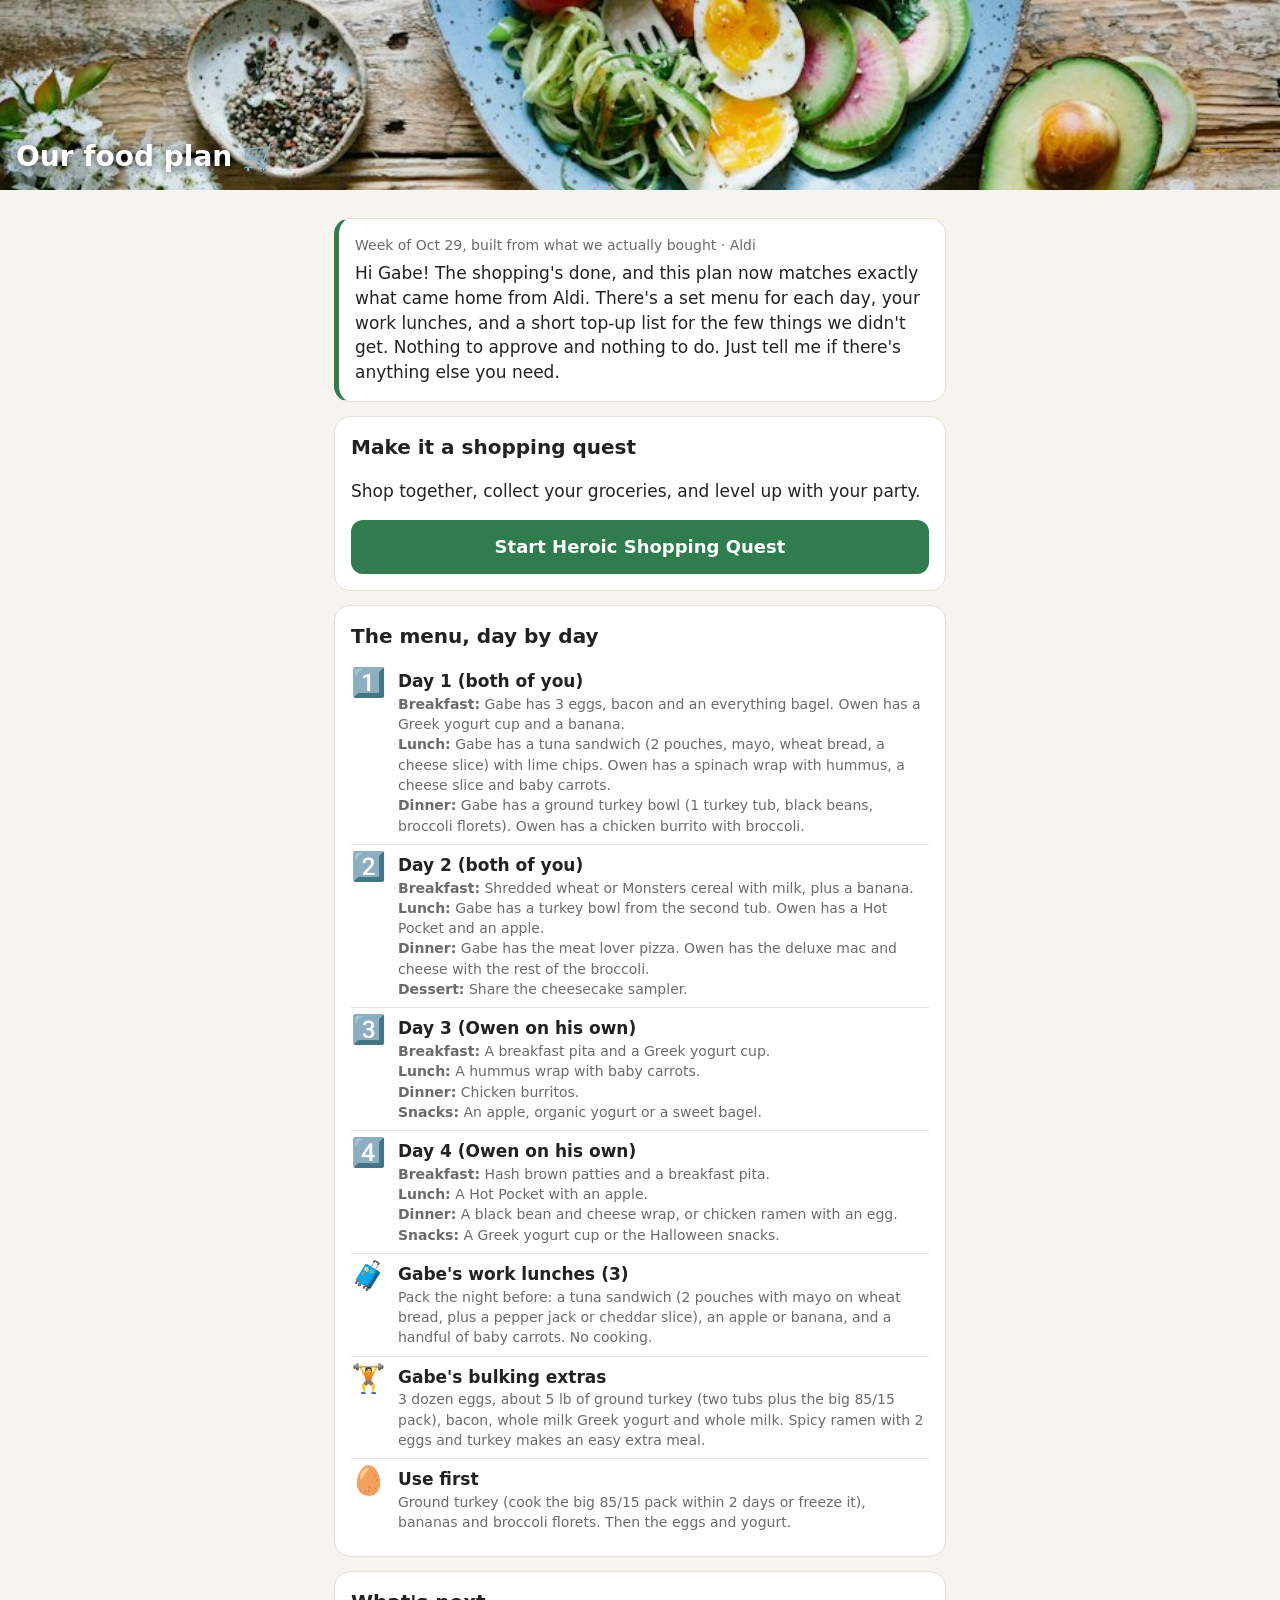
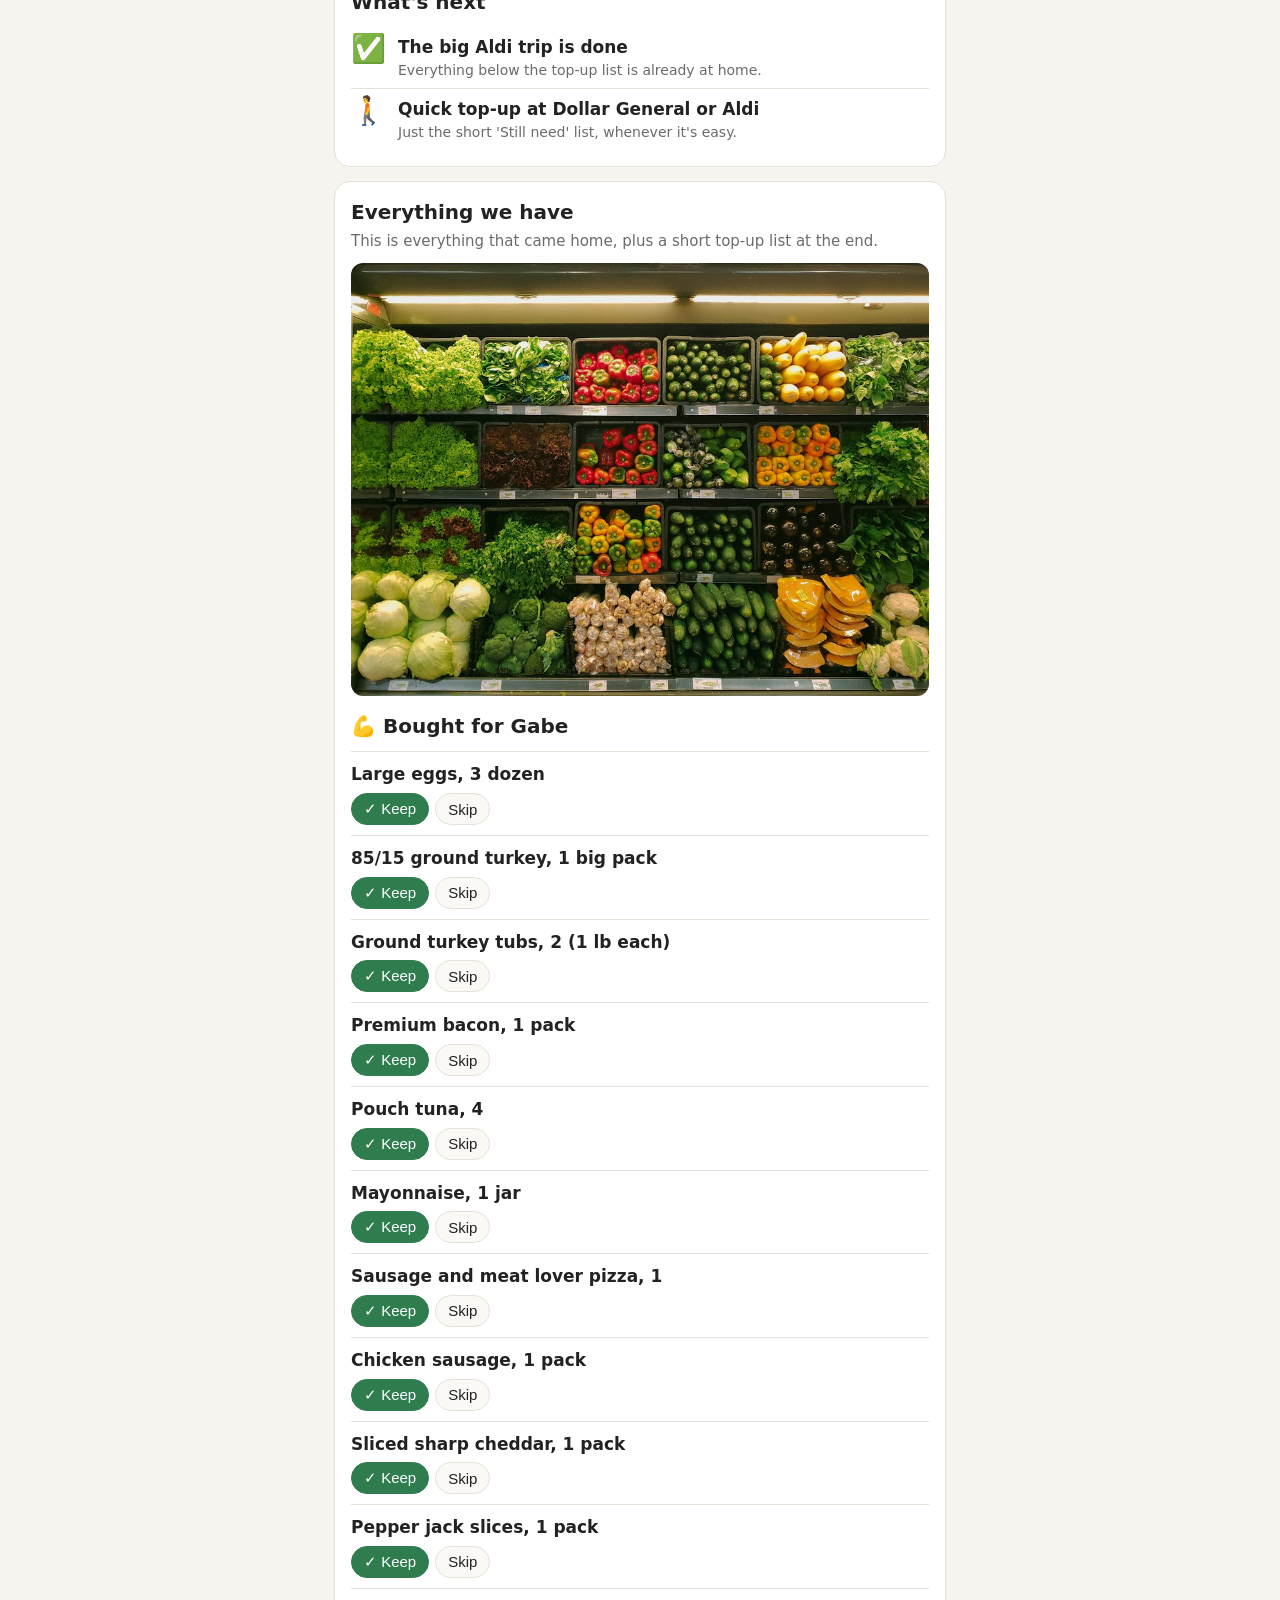
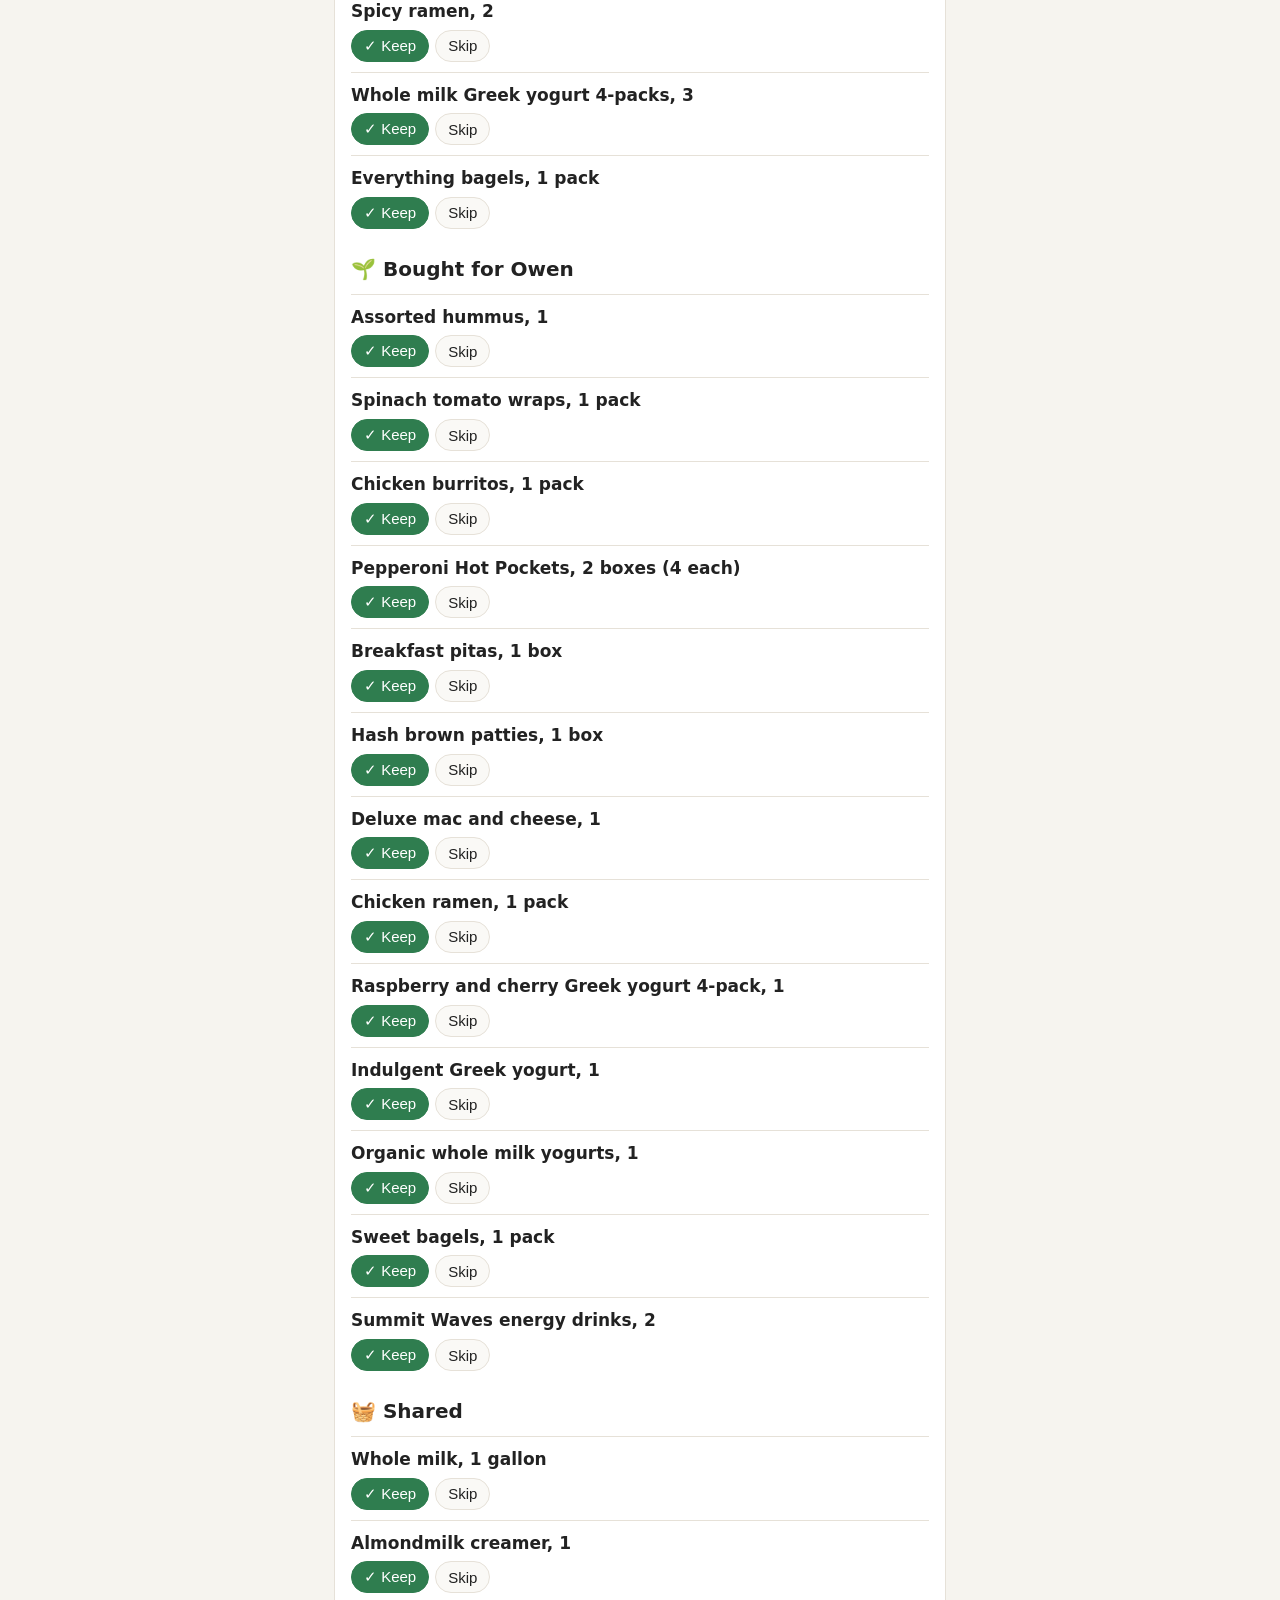
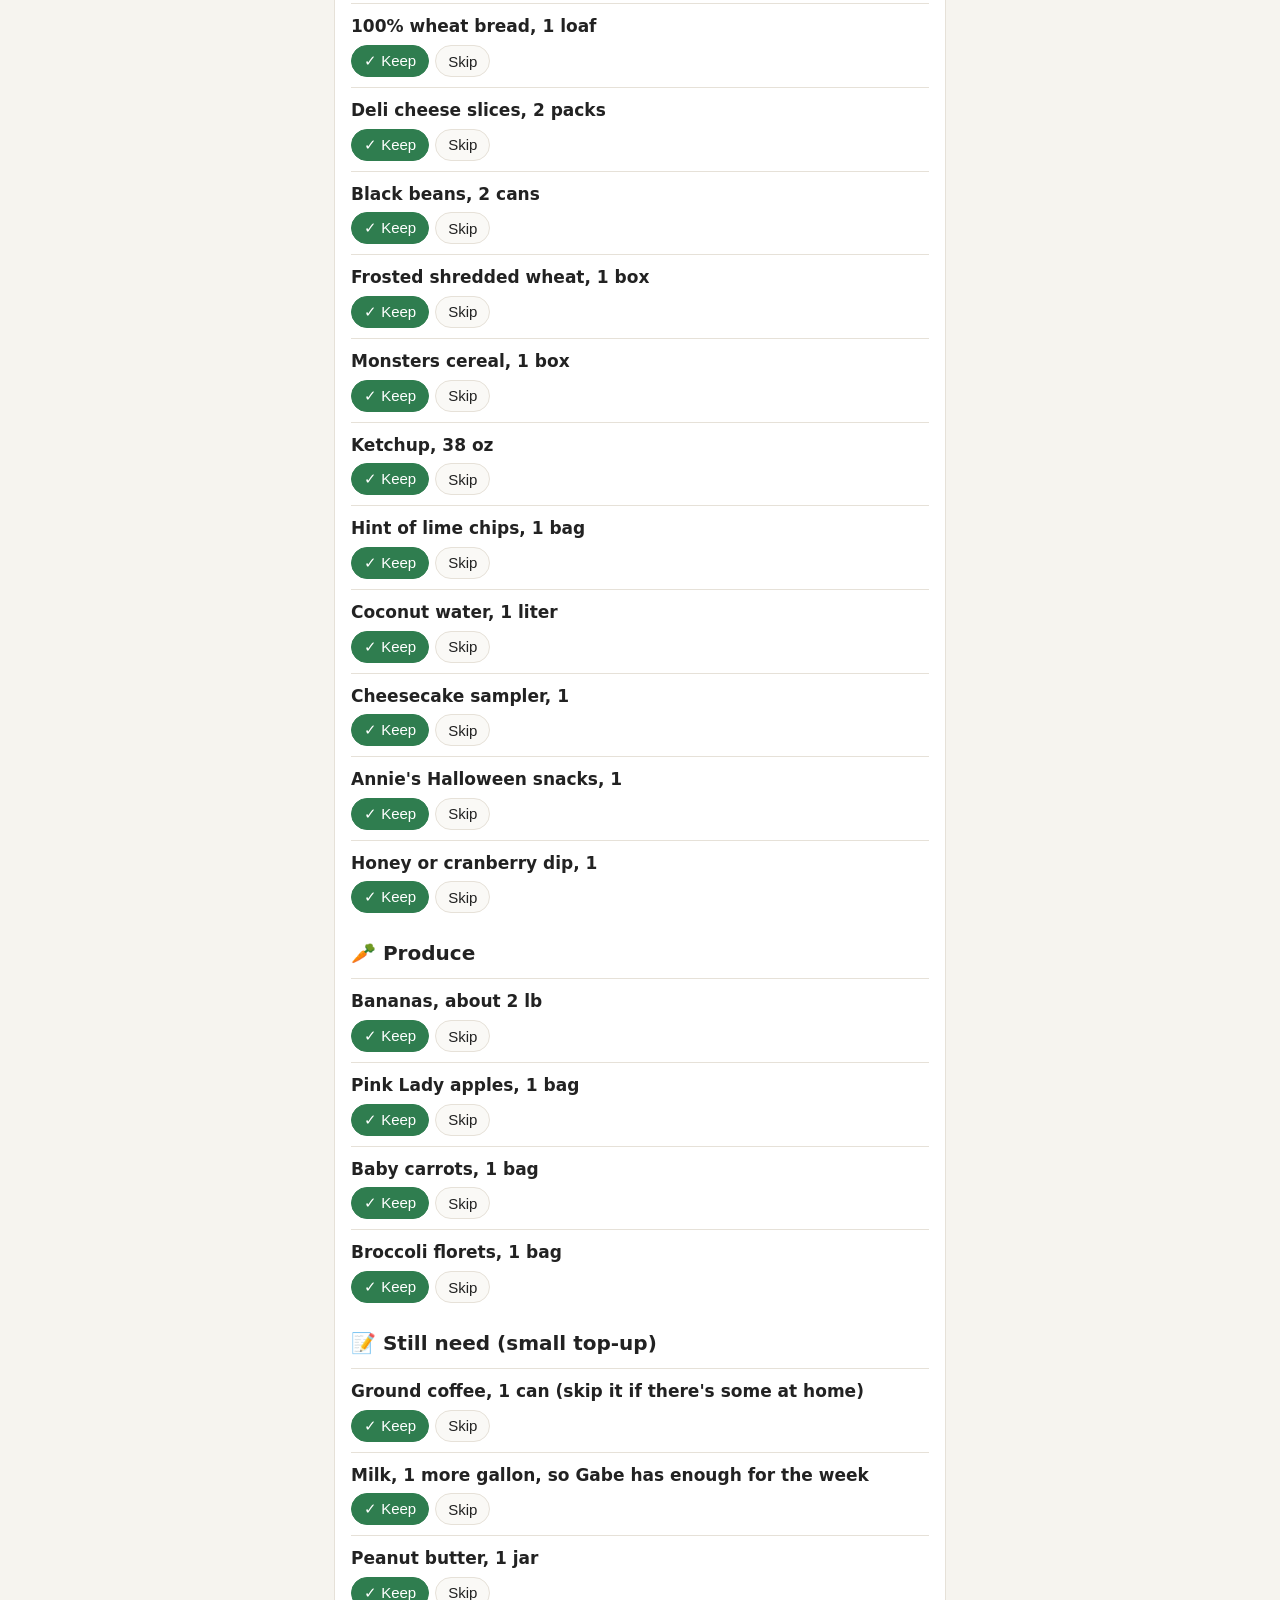
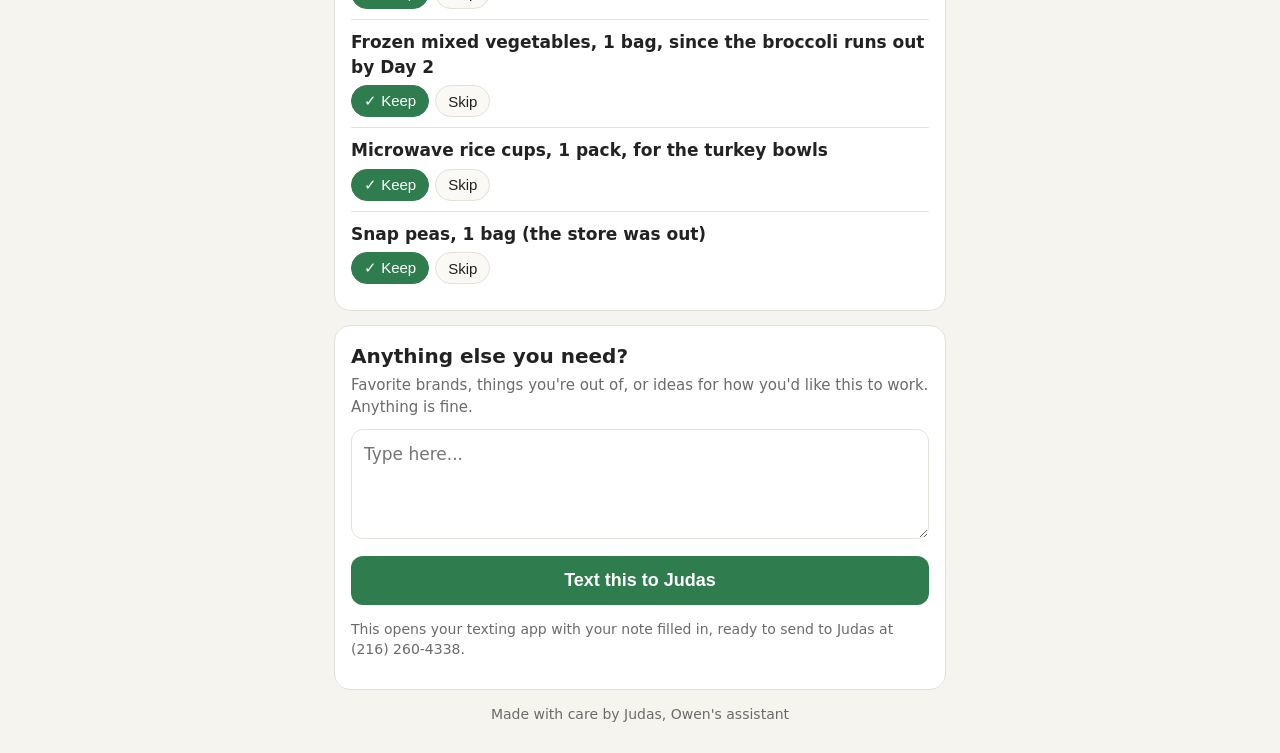
<file: index.html>
<!doctype html>
<html lang="en"><head>
<meta charset="utf-8"><meta name="viewport" content="width=device-width,initial-scale=1">
<meta name="robots" content="noindex,nofollow">
<title>Our food plan</title>
<link rel="icon" href="data:,">
<style>
:root{--g:#2f7d4f;--bg:#f6f4ef;--card:#fff;--ink:#222;--soft:#6b6b6b;--line:#e6e1d8}
*{box-sizing:border-box}body{margin:0;font-family:system-ui,-apple-system,"Segoe UI",Roboto,sans-serif;background:var(--bg);color:var(--ink);font-size:17px;line-height:1.45}
.hero{height:190px;background:url(img/healthy.jpg) center/cover;position:relative}
.hero h1{position:absolute;left:16px;bottom:12px;margin:0;color:#fff;font-size:28px;text-shadow:0 2px 8px rgba(0,0,0,.6)}
.wrap{max-width:640px;margin:0 auto;padding:14px}
.card{background:var(--card);border:1px solid var(--line);border-radius:16px;padding:16px;margin:14px 0}
.note{border-left:5px solid var(--g)}
h2{font-size:20px;margin:0 0 10px}
.sub{color:var(--soft);font-size:15px;margin:-6px 0 10px}
.meal,.trip{display:flex;gap:12px;align-items:flex-start;padding:8px 0;border-top:1px solid var(--line)}
.meal:first-of-type,.trip:first-of-type{border-top:0}
.ic{font-size:28px;line-height:1}
.item{padding:10px 0;border-top:1px solid var(--line)}
.item .nm{font-weight:600}.item.skip .nm{text-decoration:line-through;color:var(--soft)}
.chips{display:flex;flex-wrap:wrap;gap:6px;margin-top:6px}
.chip{border:1px solid var(--line);background:#faf9f6;border-radius:999px;padding:6px 12px;font-size:15px;color:var(--ink)}
.chip.on{background:var(--g);border-color:var(--g);color:#fff}
.photo{width:100%;border-radius:12px;display:block;margin-top:4px}
textarea{width:100%;min-height:110px;border:1px solid var(--line);border-radius:12px;padding:12px;font:inherit}
.btn{display:block;width:100%;margin-top:10px;padding:14px;border:0;border-radius:12px;background:var(--g);color:#fff;font-size:18px;font-weight:600}
.small{color:var(--soft);font-size:14px}
</style></head><body>
<div class="hero"><h1>Our food plan 🛒</h1></div>
<div class="wrap">
 <div class="card note"><div id="week" class="small"></div><p id="note" style="margin:6px 0 0"></p></div>
 <div class="card"><h2>Make it a shopping quest</h2><p>Shop together, collect your groceries, and level up with your party.</p><a class="btn" href="quest/" style="text-decoration:none;text-align:center;box-sizing:border-box">Start Heroic Shopping Quest</a></div>
 <div class="card"><h2>The menu, day by day</h2><div id="meals"></div></div>
 <div class="card"><h2>What's next</h2><div id="trips"></div></div>
 <div class="card"><h2>Everything we have</h2><p class="sub">This is everything that came home, plus a short top-up list at the end.</p>
  <img class="photo" src="img/groceries.jpg" alt="Fresh produce shelves"><div id="list"></div></div>
 <div class="card"><h2>Anything else you need?</h2>
  <p class="sub">Favorite brands, things you're out of, or ideas for how you'd like this to work. Anything is fine.</p>
  <textarea id="msg" placeholder="Type here..."></textarea>
  <button class="btn" id="send">Text this to Judas</button>
  <p class="small" id="hint">This opens your texting app with your note filled in, ready to send to Judas at (216) 260-4338.</p></div>
 <p class="small" style="text-align:center">Made with care by Judas, Owen's assistant</p>
</div>
<script src="data.js"></script>
<script>
const F=window.FOOD,$=id=>document.getElementById(id),pick={};
$("week").textContent=F.week+" · "+F.store;$("note").textContent=F.note;
$("meals").innerHTML=F.meals.map(m=>`<div class="meal"><span class="ic">${m.icon}</span><div><b>${m.name}</b><div class="small">${m.what}</div></div></div>`).join("");
$("trips").innerHTML=F.trips.map(t=>`<div class="trip"><span class="ic">${t.icon}</span><div><b>${t.t}</b><div class="small">${t.d}</div></div></div>`).join("");
function draw(){$("list").innerHTML=F.groups.map((g,gi)=>`<h2 style="margin-top:16px">${g.icon} ${g.name}</h2>`+g.items.map((it,ii)=>{const k=gi+"-"+ii,p=pick[k];
 const opts=["Keep"].concat(it.alt||[]).concat(["Skip"]);
 return `<div class="item ${p==="Skip"?"skip":""}"><div class="nm">${it.n}</div><div class="chips">${opts.map(o=>`<button class="chip ${(p||"Keep")===o?"on":""}" data-k="${k}" data-o="${o}">${o==="Keep"?"✓ Keep":o==="Skip"?"Skip":"Swap: "+o}</button>`).join("")}</div></div>`}).join("")).join("");}
draw();
$("list").addEventListener("click",e=>{const b=e.target.closest(".chip");if(!b)return;pick[b.dataset.k]=b.dataset.o;draw();});
$("send").onclick=()=>{const ch=[];F.groups.forEach((g,gi)=>g.items.forEach((it,ii)=>{const p=pick[gi+"-"+ii];if(p&&p!=="Keep")ch.push(p==="Skip"?"Skip "+it.n:it.n+" -> "+p);}));
 let body=(ch.length?"Changes: "+ch.join("; ")+". ":"")+$("msg").value.trim();if(!body)body="Looks good!";
 const num=F.textTo||"";location.href="sms:"+num+"?body="+encodeURIComponent(body);};
</script></body></html>
</file>
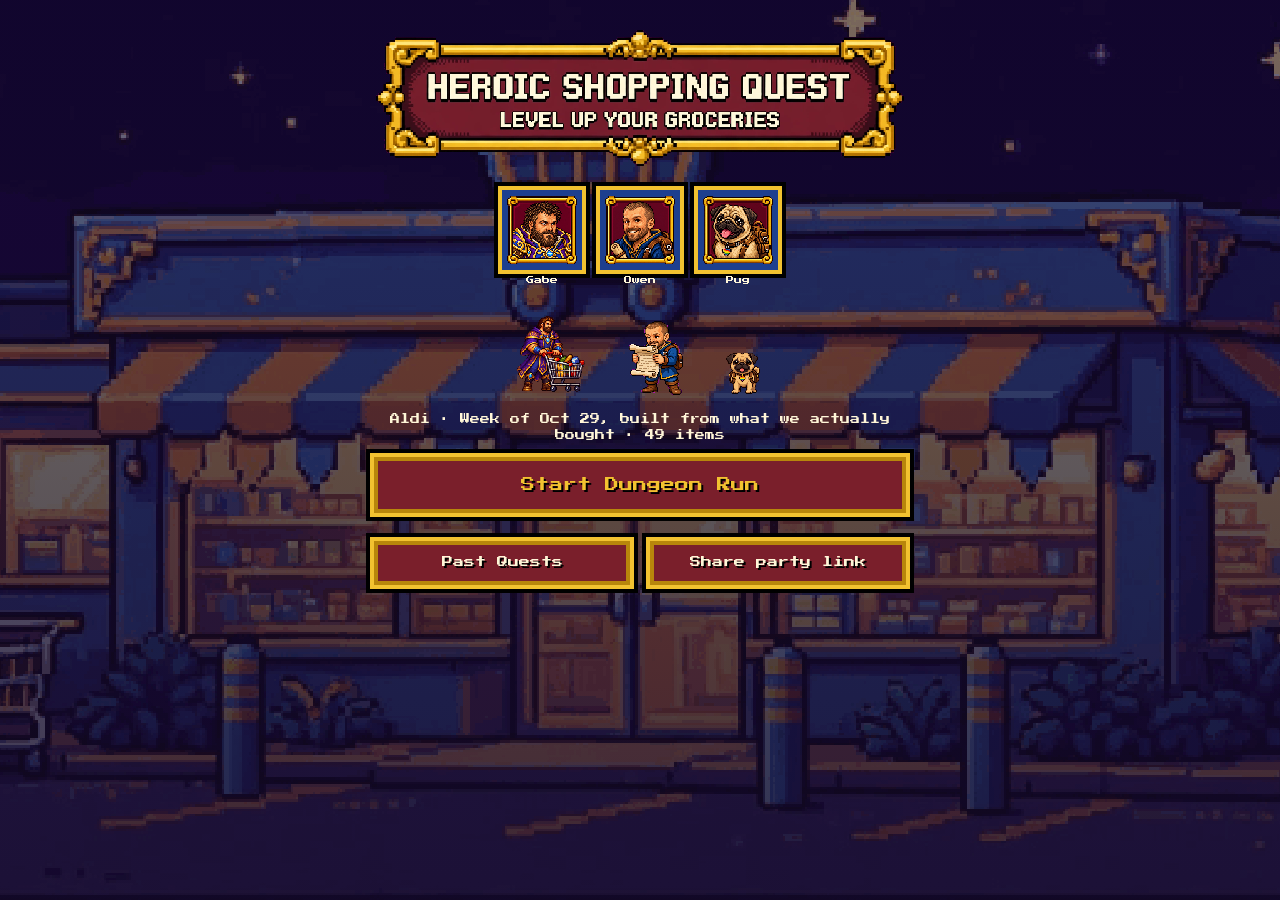
<file: quest/index.html>
<!doctype html>
<html lang="en"><head>
<meta charset="utf-8"><meta name="viewport" content="width=device-width,initial-scale=1,viewport-fit=cover">
<meta name="robots" content="noindex,nofollow"><meta name="theme-color" content="#2a1648">
<title>Heroic Shopping Quest</title>
<link rel="icon" href="data:,">
<link rel="preload" href="assets/final/ui/press-start-2p.ttf" as="font" type="font/ttf" crossorigin>
<link rel="stylesheet" href="css/quest.css">
</head><body>
<div id="app">
 <header class="hud" id="hud" hidden>
  <div class="hud-row"><span id="lvl" class="lvl">LV 1</span><span id="lvltitle" class="lvltitle">Cart Squire</span>
   <span id="sync" class="sync" hidden>● Party</span>
   <button id="music" class="icon-btn" aria-label="Enable background music" aria-pressed="false">♫</button>
   <button id="mute" class="icon-btn" aria-label="Mute sound" aria-pressed="false">♪</button></div>
  <div class="xpbar" aria-label="Experience"><div id="xpfill" class="xpfill"></div><div class="xpseg"></div></div>
  <div class="hud-row small"><span id="questcount">Quest 0/0</span><span id="combo" class="combo"></span><span id="coins">🪙 0</span></div>
  <div id="combometer" class="combo-meter" hidden><span id="comboring" class="combo-ring" aria-hidden="true"></span><span>Keep the streak!</span><div class="streak-track"><div id="streakfill"></div></div></div>
 </header>

 <section id="screen-title" class="screen title">
  <div id="banner" class="banner"><h1>Heroic Shopping Quest</h1><p>Level up your groceries</p></div>
  <div id="party" class="party"></div>
  <div class="adventurers" aria-hidden="true"><span id="cartbody" class="actor hero"></span><span id="scrollbody" class="actor hero"></span><span id="pugbody" class="actor dog"></span></div>
  <p id="tripinfo" class="tripinfo"></p>
  <button id="start" class="btn big">Start Dungeon Run</button>
  <div class="row"><button id="pastbtn" class="btn">Past Quests</button><button id="sharebtn" class="btn">Share party link</button></div>
  <p id="sharemsg" class="small center" role="status"></p>
 </section>

 <section id="screen-list" class="screen" hidden>
  <div id="pug" class="pug"><img alt="" id="pugimg" hidden><span id="actorsheet" class="actor-sheet idle" aria-hidden="true"></span><div id="quip" class="quip" aria-live="polite">Woof! Let's loot this place.</div></div>
  <div id="sections"></div>
  <div id="badges" class="badges"></div>
  <button id="bossbtn" class="btn big boss-cta">Defeat the Receipt Dragon</button>
  <div class="row"><button id="pastbtn2" class="btn">Past Quests</button><button id="newquest" class="btn">New Quest</button></div>
  <div class="row"><button id="sharebtn2" class="btn">Share party link</button><button id="titlebtn" class="btn">Title</button></div>
  <p id="sharemsg2" class="small center" role="status"></p>
 </section>

 <section id="screen-boss" class="screen boss" hidden>
  <h2>Final Boss</h2>
  <div class="arena">
   <div id="dragonquip" class="dragon-quip" aria-live="polite" hidden></div>
   <button id="dragon" class="dragon" type="button" aria-label="Attack the Receipt Dragon"></button>
   <div class="hpbar" aria-label="Dragon health"><div id="hplag" class="hplag"></div><div id="hp" class="hpfill"></div></div>
   <div class="boss-party" aria-hidden="true"><span id="bosscart" class="actor hero"></span><span id="bossscroll" class="actor hero"></span><span id="bosspug" class="actor dog"></span></div>
  </div>
  <p id="bosshint" class="center boss-hint" role="status">Tap the dragon to attack!</p>
  <label id="receiptlabel" class="btn big file">📸 Snap the receipt<input id="receiptin" type="file" accept="image/*" capture="environment"></label>
  <p class="small center">The photo stays on this phone. It is never uploaded or synced.</p>
  <p id="receiptmsg" class="small center" role="status"></p>
  <button id="bossback" class="btn">Back to the list</button>
 </section>

 <section id="screen-rewards" class="screen rewards" hidden>
  <div class="pride"><span>Victory!</span> Proud party of heroes</div>
  <div class="frame"><img id="receiptimg" alt="Receipt photo"></div>
  <p id="rewardinfo" class="center"></p>
  <div id="rewardbadges" class="badges"></div>
  <button id="claim" class="btn big">Claim Rewards</button>
  <button id="sendjudas" class="btn big">Send receipt to Judas</button>
  <p class="small center">Text it to Judas at (216) 260-4338<br>or email onew100110@gmail.com</p>
  <div class="row"><button id="dl" class="btn">Download</button><a id="mail" class="btn" href="mailto:onew100110@gmail.com?subject=Receipt">Email</a></div>
  <p id="sendmsg" class="small center" role="status"></p>
  <button id="rewardsback" class="btn">Back to the list</button>
 </section>

 <section id="screen-past" class="screen" hidden>
  <h2>Past Quests</h2><div id="pastlist"></div><button id="pastback" class="btn">Back</button>
 </section>
</div>
<noscript><p style="color:#fff;padding:20px">This quest needs JavaScript. The plain list is on the <a href="../">main page</a>.</p></noscript>
<script type="module" src="js/main.js"></script>
</body></html>
</file>
<file: quest/css/quest.css>
:root{--bg:#2a1648;--bg2:#5b2a86;--panel:#7a1f2b;--panelDark:#4a0f1a;--gold:#f2c230;--goldDark:#b8860b;--ink:#fff6d8;--accent:#7fd3ff;
 --font:"Press Start 2P",ui-monospace,Menlo,Consolas,monospace;--px:4px}
@font-face{font-family:"Press Start 2P";font-style:normal;font-weight:400;font-display:swap;src:url('../assets/final/ui/press-start-2p.ttf') format('truetype')}
*{box-sizing:border-box;-webkit-tap-highlight-color:transparent}
html,body{margin:0;min-height:100%}
body{font-family:var(--font);color:var(--ink);background:var(--bg);background-image:var(--scene,linear-gradient(180deg,#2b4c9b,#5b2a86 55%,#2a1648));background-attachment:fixed;background-size:cover;background-position:center;font-size:12px;line-height:1.6;image-rendering:pixelated}
#app{max-width:560px;margin:0 auto;padding:10px 10px calc(30px + env(safe-area-inset-bottom))}
img{image-rendering:pixelated}
[hidden]{display:none!important}
h1,h2{margin:0;text-align:center;color:var(--gold);text-shadow:3px 3px 0 #000;line-height:1.4}
h2{font-size:15px;margin:10px 0}
.small{font-size:9px;opacity:.9}.center{text-align:center}
.screen{animation:fade .25s steps(4)}
@keyframes fade{from{opacity:0}to{opacity:1}}
/* gold pixel frame used everywhere */
.panel,.btn,.banner,.frame,.hud,.item,.section-head,.quip,.pride{border:var(--px) solid var(--gold);box-shadow:0 0 0 var(--px) #000,inset 0 0 0 var(--px) var(--goldDark);background:var(--panel)}
.btn{display:flex;align-items:center;justify-content:center;font:inherit;font-size:11px;color:var(--ink);min-height:52px;padding:10px 12px;margin:10px 0;width:100%;text-decoration:none;text-align:center;cursor:pointer;text-shadow:2px 2px 0 #000;user-select:none}
.btn:active{background:var(--panelDark);transform:translateY(2px)}
.btn.big{font-size:14px;min-height:64px;color:var(--gold)}
.row{display:flex;gap:12px}.row .btn{flex:1}
.icon-btn{font:inherit;background:none;border:0;color:var(--gold);font-size:18px;min-width:44px;min-height:44px;cursor:pointer}
.icon-btn.off{opacity:.4;text-decoration:line-through}
/* title */
.title{padding-top:10px}
.banner{padding:16px 10px;margin:8px 4px 18px;text-align:center}
.banner h1{font-size:20px}.banner p{margin:10px 0 0;color:var(--ink);font-size:10px;letter-spacing:1px}
.banner.art{background:none;border:0;box-shadow:none;padding:0}.banner.art img{width:100%;display:block}
.party{display:flex;gap:10px;justify-content:center;margin:8px 0 14px}
.party figure{margin:0;text-align:center;font-size:8px}
.party img{width:88px;height:88px;object-fit:cover;display:block;border:var(--px) solid var(--gold);box-shadow:0 0 0 var(--px) #000;background:var(--bg2)}
.tripinfo{text-align:center;font-size:10px}
.adventurers{display:flex;justify-content:center;align-items:flex-end;gap:8px;min-height:100px;margin:10px 0}
.actor{display:block;image-rendering:pixelated;background-repeat:no-repeat;background-position:0 0}
.actor.hero{width:96px;height:96px;background-size:384px 96px;animation:hero-walk 1.2s steps(2) infinite}
.actor.dog{width:64px;height:64px;background-size:256px 64px;animation:pug-wag .7s steps(2) infinite}
@keyframes hero-walk{from{background-position:-96px 0}to{background-position:-288px 0}}
#scrollbody{animation-name:hero-idle}
@keyframes hero-idle{from{background-position:0 0}to{background-position:-192px 0}}
@keyframes pug-wag{from{background-position:-64px 0}to{background-position:-192px 0}}
/* random title moves: one actor at a time shows a special frame and hops */
.actor.move{animation:hop .4s ease-in-out 3 !important}
#cartbody.move.cheer,#scrollbody.move.cheer{background-position:-288px 0 !important}
#scrollbody.move.point{background-position:-192px 0 !important;animation:none !important}
#pugbody.move.cheer{background-position:-192px 0 !important}
@keyframes hop{50%{transform:translateY(-10px)}}
@media (prefers-reduced-motion:reduce){.actor.move{animation:none !important}}
/* extra title moves (motion only): Gabe dashes with the cart, Owen spins, Max flips or zooms */
.actor.move{position:relative;z-index:2}
@media (prefers-reduced-motion:no-preference){
#cartbody.move.dash{animation:hero-walk .3s steps(2) infinite,dash-run 1.2s ease-in-out !important}
#scrollbody.move.spin{animation:spin .9s steps(8) !important}
#pugbody.move.flip{background-position:-192px 0 !important;animation:flip .8s ease-out !important}
#pugbody.move.zoom{animation:pug-wag .16s steps(2) infinite,zoom-run 1.2s ease-in-out !important}
}
@keyframes dash-run{35%,50%{transform:translateX(44px)}85%{transform:translateX(-6px)}}
@keyframes spin{25%{transform:scaleX(0) translateY(-6px)}50%{transform:scaleX(-1) translateY(-10px)}75%{transform:scaleX(0) translateY(-6px)}}
@keyframes flip{15%{transform:translateY(4px) scaleY(.85)}55%{transform:translateY(-34px) rotate(-200deg)}80%{transform:translateY(-8px) rotate(-340deg)}}
@keyframes zoom-run{30%{transform:translateX(-150px)}31%,60%{transform:translateX(-150px) scaleX(-1)}61%{transform:translateX(-150px)}100%{transform:none}}
/* hud */
.hud{position:sticky;top:0;z-index:10;padding:8px 10px;margin-bottom:12px;background:var(--panelDark)}
.hud-row{display:flex;align-items:center;gap:8px;justify-content:space-between}
.lvl{color:var(--gold)}.lvltitle{flex:1;font-size:9px}
.sync{font-size:8px;color:#7CFC7C}.sync.warn{color:#ffb347}
.xpbar{position:relative;height:16px;margin:6px 0;background:#000;border:2px solid var(--gold)}
.xpfill{height:100%;width:0;transition:width .3s steps(6);background:linear-gradient(90deg,#e40303 0 16.66%,#ff8c00 0 33.33%,#ffed00 0 50%,#008026 0 66.66%,#004dff 0 83.33%,#750787 0);background-size:var(--full,100%) 100%}
.xpseg{position:absolute;inset:0;background:repeating-linear-gradient(90deg,transparent 0 calc(10% - 2px),#000 0 10%)}
.combo{color:var(--gold)}
.combo-meter{display:flex;align-items:center;gap:8px;margin-top:8px;font-size:8px}
.combo-ring{width:24px;height:24px;flex-shrink:0;border:3px solid var(--gold);border-radius:50%;background:conic-gradient(var(--gold) var(--remaining,360deg),#21102e 0)}
.streak-track{height:8px;background:#130b22;flex:1;border:1px solid var(--goldDark)}
#streakfill{height:100%;background:linear-gradient(90deg,#e40303,#ff8c00,#ffed00,#008026,#004dff,#750787)}
.icon-btn[aria-pressed="true"]{background:#ffffff18;box-shadow:inset 0 -3px var(--gold)}
:focus-visible{outline:3px solid #fff6d8;outline-offset:4px}
.pug img.wag{animation:wag .45s steps(3)}
@keyframes wag{25%{transform:rotate(-6deg)}75%{transform:rotate(6deg)}}
/* list */
.section-head{display:flex;align-items:center;gap:10px;padding:10px;margin:18px 0 8px;background:var(--bg2)}
.section-head .ic{font-size:20px}.section-head b{flex:1;color:var(--gold);font-size:12px;font-weight:normal}
.section-head .flavor{display:block;font-size:8px;color:var(--ink);opacity:.85}
.section-head .cnt{font-size:9px}
.item{display:flex;align-items:center;gap:12px;width:100%;min-height:68px;padding:8px 10px;margin:8px 0;font:inherit;color:var(--ink);text-align:left;cursor:pointer}
.item:active{transform:translateY(2px)}
.thumb{flex:0 0 48px;height:48px;border:3px solid var(--gold);box-shadow:0 0 0 2px #000;background:var(--panelDark);display:flex;align-items:center;justify-content:center;font-size:22px;overflow:hidden}
.thumb img{width:100%;height:100%;object-fit:cover}
.item .txt{flex:1;min-width:0}.item .nm{display:block;font-size:11px;word-wrap:break-word}.item .amt{display:block;font-size:9px;color:var(--accent);margin-top:4px}
.box{flex:0 0 30px;height:30px;border:3px solid var(--gold);background:#000;display:flex;align-items:center;justify-content:center;color:var(--gold);font-size:16px}
.item.done{background:#2e3b24;opacity:.85}.item.done .nm{text-decoration:line-through;text-decoration-thickness:3px}
.item.done .box::after{content:"✔"}
.pug{position:sticky;top:var(--hudh,86px);z-index:9;display:flex;align-items:flex-end;gap:8px;margin:0 0 6px;pointer-events:none}
.pug img,.actor-sheet{width:64px;height:64px;flex-shrink:0}
.actor-sheet{display:block;background-repeat:no-repeat;image-rendering:pixelated}
.actor-sheet.idle{visibility:hidden}
#pugimg[hidden]{display:none}
.quip{font-size:9px;padding:8px;background:#fff6d8;color:#2a1648;border-color:var(--gold);flex:1}
.badges{display:flex;flex-wrap:wrap;gap:8px;justify-content:center;margin:14px 0}
.badge{font-size:8px;padding:8px;border:3px solid var(--gold);background:var(--bg2);box-shadow:0 0 0 2px #000}
.badge.locked{opacity:.35;filter:grayscale(1)}
.badge{display:inline-flex;align-items:center;gap:6px}.badge img{width:32px;height:32px;flex-shrink:0}
/* optional UI art: enabled by main.js only when the manifest has the asset */
.art-checkbox .box{flex-basis:32px;height:32px;border:0;background:var(--checkbox) 0 0/64px 32px no-repeat}
.art-checkbox .item.done .box{background-position:-32px 0}.art-checkbox .item.done .box::after{content:none}
.coin-ic{display:inline-block;width:16px;height:16px;vertical-align:-3px;background:var(--coin) 0 0/64px 16px no-repeat;animation:coinspin .8s steps(4) infinite}
@keyframes coinspin{to{background-position:-64px 0}}
.art-coin .coin-fly{width:16px;height:16px;background:var(--coin) 0 0/64px 16px no-repeat;box-shadow:none;filter:drop-shadow(0 0 2px var(--c));animation:fly .9s steps(9) forwards,coinspin .3s steps(4) infinite}
.pride-art{display:block;width:128px;height:auto;margin:4px auto 0}
.boss-cta{margin-top:20px}
/* boss */
.arena{position:relative;margin:0 0 4px}
.boss .dragon{display:block;width:192px;height:192px;margin:4px auto 0;padding:0;border:0;background-color:transparent;background-size:576px 192px;background-repeat:no-repeat;background-position:0 0;image-rendering:pixelated;animation:bob 1s steps(2) infinite;cursor:pointer;touch-action:manipulation;font:inherit}
.dragon.noart::before{content:"🐉";font-size:120px}
@keyframes bob{50%{transform:translateY(-6px)}}
.dragon.hit{background-position:-192px 0;filter:brightness(1.8) saturate(.6);animation:recoil .18s steps(2)}
@keyframes recoil{50%{transform:translate(6px,-4px) scale(1.04)}}
.dragon.dying{background-position:-192px 0;animation:dying .7s steps(7) forwards}
@keyframes dying{0%,28%,56%{filter:brightness(2.4)}14%,42%,70%{filter:none}100%{transform:translateY(8px)}}
.dragon.defeated{animation:none;background-position:-384px 0;cursor:default}
.dragon:focus-visible{outline-offset:-4px}
.dragon-quip{position:absolute;z-index:5;top:0;left:4px;max-width:150px;padding:6px;font-size:8px;line-height:1.5;color:#2a1648;background:#fff6d8;border:3px solid #000;box-shadow:3px 3px 0 #0008;pointer-events:none}
.dragon-quip::after{content:"";position:absolute;right:-9px;top:12px;border:6px solid transparent;border-left-color:#000}
.hpbar{position:relative;height:16px;border:3px solid var(--gold);background:#000;margin:6px 20px}
.hpfill,.hplag{position:absolute;left:0;top:0;height:100%;width:100%}
.hpfill{background:#e40303;transition:width .2s steps(4)}
.hplag{background:#fff6d8;transition:width .5s steps(5) .35s}
.boss-party{display:flex;justify-content:center;align-items:flex-end;gap:14px;height:76px;margin-top:2px}
.boss-party .actor{position:relative;background-size:400% 100%}
.boss-party .hero{width:72px;height:72px;animation:arena-idle 1.2s steps(2) infinite}
.boss-party .dog{width:48px;height:48px;animation:arena-wag .7s steps(2) infinite}
@keyframes arena-idle{from{background-position:0 0}to{background-position:66.667% 0}}
@keyframes arena-wag{from{background-position:33.333% 0}to{background-position:100% 0}}
/* attack moves: Gabe rams with the cart, Owen points a spark, Max pounces */
#bosscart.dash{background-position:33.333% 0;animation:dash .5s ease-out}
@keyframes dash{40%{transform:translate(34px,-40px)}}
#bossscroll.zap{background-position:66.667% 0;animation:none}
#bossscroll.zap::after{content:"✦";position:absolute;left:50%;top:10px;color:#ffed00;font-size:20px;text-shadow:0 0 6px #fff,2px 2px 0 #000;animation:zap .45s steps(5) forwards}
@keyframes zap{from{transform:translate(0,0)}to{transform:translate(0,-110px) scale(1.6);opacity:0}}
#bosspug.pounce{background-position:100% 0;animation:pounce .5s ease-out}
@keyframes pounce{45%{transform:translate(-30px,-56px) rotate(-20deg)}}
.boss-party .actor.cheer{background-position:100% 0;animation:hop .4s ease-in-out 4}
.boss-hint{min-height:20px;margin:4px 0;font-size:10px;color:var(--gold);text-shadow:2px 2px 0 #000}
.file{position:relative;overflow:hidden}.file input{position:absolute;inset:0;opacity:0;font-size:100px;cursor:pointer}
.file.ready{animation:glow .8s steps(2) infinite}
@keyframes glow{50%{background:var(--bg2);color:#fff}}
.pop.dmg{font-size:18px;color:#fff;z-index:55;text-shadow:2px 2px 0 #000,-2px -2px 0 #000,2px -2px 0 #000,-2px 2px 0 #000}
.pop.crit{font-size:22px;color:#ffed00}
.btn:disabled{cursor:default;opacity:.7;transform:none}
/* rewards */
.pride{padding:12px;text-align:center;font-size:11px;background:linear-gradient(180deg,#e40303 0 16.6%,#ff8c00 0 33.3%,#ffed00 0 50%,#008026 0 66.6%,#004dff 0 83.3%,#750787 0);text-shadow:2px 2px 0 #000;margin:6px 0 14px}
.pride span{display:block;font-size:18px;color:#fff;margin-bottom:6px}
.frame{padding:8px;background:var(--panelDark)}.frame img{display:block;width:100%;max-height:60vh;object-fit:contain;background:#000}
.past{display:flex;gap:10px;align-items:center;padding:10px;margin:8px 0}
.past img{width:56px;height:56px;object-fit:cover;border:3px solid var(--gold)}
/* fx */
.pop{position:fixed;z-index:50;pointer-events:none;font-size:12px;color:var(--gold);text-shadow:2px 2px 0 #000;transform:translate(-50%,-50%);animation:rise 1s steps(10) forwards}
.pop.big{font-size:16px;color:#fff}
@keyframes rise{to{transform:translate(-50%,-160%);opacity:0}}
.coin-fly{position:fixed;z-index:49;width:10px;height:10px;background:var(--c);box-shadow:0 0 0 2px #000;pointer-events:none;animation:fly .9s steps(9) forwards}
@keyframes fly{to{transform:translate(var(--dx),var(--dy));opacity:0}}
.confetti{position:fixed;inset:0;z-index:60;pointer-events:none}
.shake{animation:shake .5s steps(10)}
@keyframes shake{20%{transform:translate(-6px,3px)}40%{transform:translate(6px,-3px)}60%{transform:translate(-4px,-2px)}80%{transform:translate(4px,2px)}}
@media (prefers-reduced-motion:reduce){*{animation:none!important;transition:none!important}}
</file>
